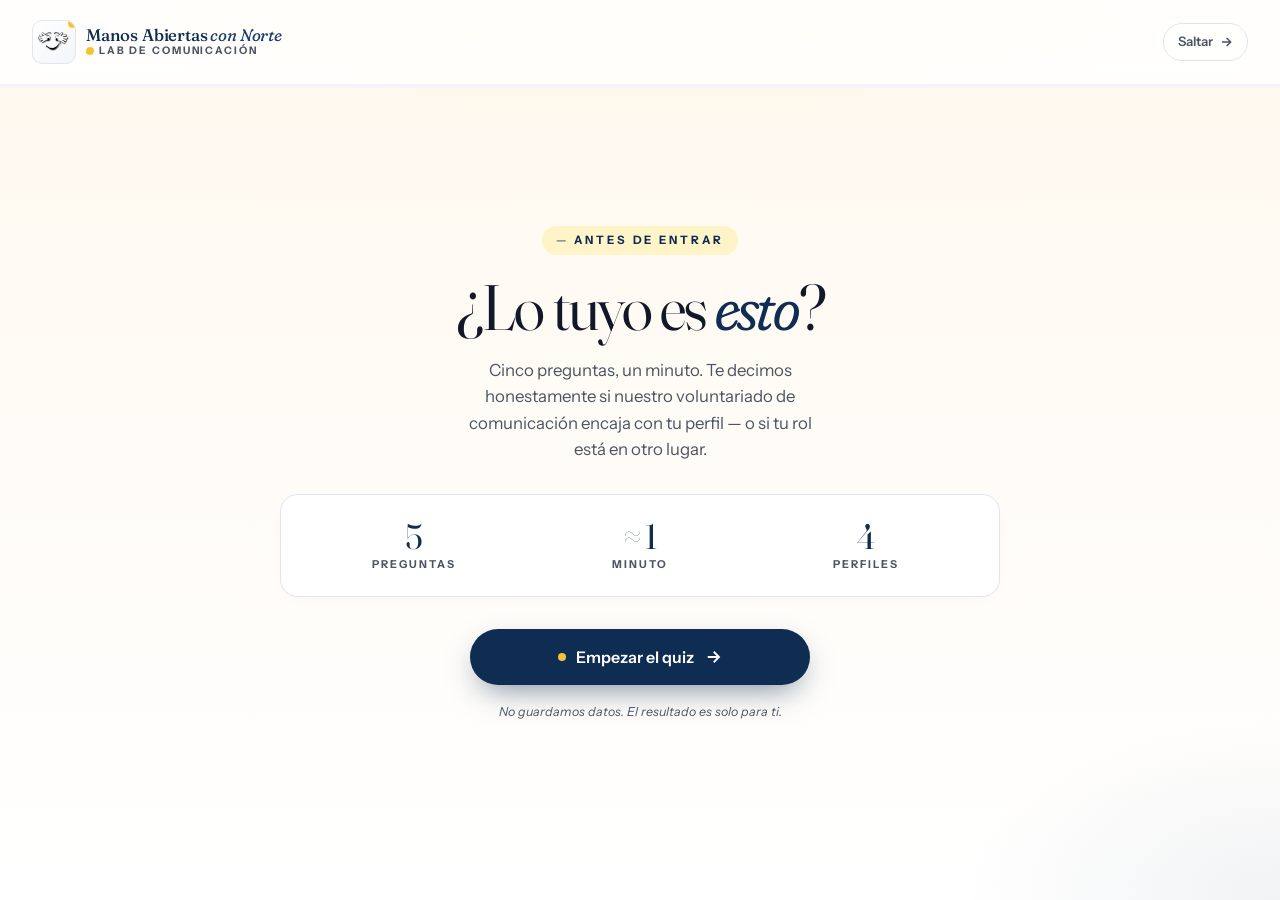
<file: quiz.html>
<!DOCTYPE html>
<html lang="es">
<head>
<meta charset="UTF-8" />
<meta name="viewport" content="width=device-width, initial-scale=1.0, viewport-fit=cover" />
<meta name="theme-color" content="#0F2C52" />
<title>¿Te encaja Manos Abiertas con Norte? · Quiz de 1 minuto</title>
<meta name="description" content="Cinco preguntas rápidas para descubrir si el voluntariado de comunicación encaja con tu perfil. Manos Abiertas con Norte." />
<meta name="robots" content="noindex" />

<link rel="icon" type="image/png" sizes="192x192" href="assets/img/logo-small.png" />
<link rel="apple-touch-icon" sizes="180x180" href="assets/img/logo-small.png" />

<link rel="preconnect" href="https://fonts.googleapis.com">
<link rel="preconnect" href="https://fonts.gstatic.com" crossorigin>
<link href="https://fonts.googleapis.com/css2?family=Fraunces:ital,opsz,wght,SOFT,WONK@0,9..144,300..700,0..100,0..1;1,9..144,300..700,0..100,0..1&family=Instrument+Sans:ital,wght@0,400..700;1,400..700&display=swap" rel="stylesheet">
<link rel="stylesheet" href="assets/css/quiz.css?v=1" />
</head>
<body>

<div class="quiz" id="quiz">

    <!-- HEADER · brand + progreso -->
    <header class="quiz__nav">
        <a class="quiz__brand" href="index.html" aria-label="Manos Abiertas con Norte">
            <span class="quiz__brand-mark">
                <img src="assets/img/logo-manos-abiertas.png" alt="" />
            </span>
            <span class="quiz__brand-text">
                <span class="quiz__brand-title">Manos Abiertas<em> con Norte</em></span>
                <small class="quiz__brand-lab"><span class="quiz__blob"></span> Lab de Comunicación</small>
            </span>
        </a>
        <button class="quiz__skip" id="quiz-skip" aria-label="Saltar al sitio">
            Saltar
            <svg width="14" height="14" viewBox="0 0 24 24" fill="none" stroke="currentColor" stroke-width="2.5"><path d="M5 12h14M13 5l7 7-7 7"/></svg>
        </button>
    </header>

    <div class="quiz__progress" aria-hidden="true">
        <div class="quiz__progress-bar" id="quiz-progress"></div>
    </div>

    <!-- INTRO -->
    <section class="quiz__screen quiz__screen--intro is-active" data-screen="intro">
        <div class="quiz__container">
            <div class="quiz__intro" data-anim="1">
                <span class="quiz__eyebrow">Antes de entrar</span>
                <h1 class="quiz__title">¿Lo tuyo es <em>esto</em>?</h1>
                <p class="quiz__lead">Cinco preguntas, un minuto. Te decimos honestamente si nuestro voluntariado de comunicación encaja con tu perfil — o si tu rol está en otro lugar.</p>

                <div class="quiz__intro-meta">
                    <div class="quiz__intro-meta-cell">
                        <span class="quiz__intro-num">5</span>
                        <span class="quiz__intro-lab">preguntas</span>
                    </div>
                    <div class="quiz__intro-meta-cell">
                        <span class="quiz__intro-num">≈ 1</span>
                        <span class="quiz__intro-lab">minuto</span>
                    </div>
                    <div class="quiz__intro-meta-cell">
                        <span class="quiz__intro-num">4</span>
                        <span class="quiz__intro-lab">perfiles</span>
                    </div>
                </div>

                <button class="quiz__cta" data-action="start">
                    <span class="quiz__cta-dot"></span>
                    Empezar el quiz
                    <svg width="18" height="18" viewBox="0 0 24 24" fill="none" stroke="currentColor" stroke-width="2.5"><path d="M5 12h14M13 5l7 7-7 7"/></svg>
                </button>
                <p class="quiz__intro-foot">No guardamos datos. El resultado es solo para ti.</p>
            </div>
        </div>
    </section>

    <!-- PREGUNTAS · se renderizan dinámicamente -->
    <section class="quiz__screen quiz__screen--question" data-screen="question">
        <div class="quiz__container">
            <div class="quiz__q" id="quiz-q">
                <!-- inyectado por JS -->
            </div>
        </div>
    </section>

    <!-- RESULTADO -->
    <section class="quiz__screen quiz__screen--result" data-screen="result">
        <div class="quiz__container">
            <div class="quiz__result" id="quiz-result">
                <!-- inyectado por JS según perfil ganador -->
            </div>
        </div>
    </section>

</div>

<!-- Botón flotante "Atrás" (visible durante preguntas) -->
<button class="quiz__back" id="quiz-back" aria-label="Pregunta anterior" hidden>
    <svg width="16" height="16" viewBox="0 0 24 24" fill="none" stroke="currentColor" stroke-width="2.5"><path d="M19 12H5M12 19l-7-7 7-7"/></svg>
    <span>Atrás</span>
</button>

<script src="assets/js/quiz.js?v=5" defer></script>
</body>
</html>
</file>
<file: assets/css/quiz.css>
/* =========================================================================
   MANOS ABIERTAS CON NORTE · Quiz "¿Te encaja?"
   Mobile-first · ingreso desde QR
   ========================================================================= */

*, *::before, *::after { box-sizing: border-box; }
* { margin: 0; padding: 0; }
html { scroll-behavior: smooth; -webkit-text-size-adjust: 100%; }
body {
    line-height: 1.5;
    -webkit-font-smoothing: antialiased;
    text-rendering: optimizeLegibility;
}
img, picture, svg, video { display: block; max-width: 100%; height: auto; }
button { font: inherit; cursor: pointer; border: 0; background: none; color: inherit; text-align: left; }
a { color: inherit; text-decoration: none; }
ul, ol { list-style: none; }

:root {
    --c-navy: #0F2C52;
    --c-navy-dark: #07182F;
    --c-navy-ink: #1C3D6E;
    --c-yellow: #F4C430;
    --c-yellow-soft: #FFE88C;
    --c-yellow-pale: #FFF4C8;
    --c-salvia: #6F8E8A;
    --c-crema: #FFFFFF;
    --c-crema-deep: #F3F5F9;
    --c-grafito: #111827;
    --c-grafito-soft: #4B5563;
    --c-linea: #E1E5EC;
    --c-good: #3F8559;
    --c-mid: #9C7A1A;
    --c-bad: #B8312D;
    --f-display: "Fraunces", "Cormorant Garamond", Georgia, serif;
    --f-body: "Instrument Sans", "Helvetica Neue", Helvetica, sans-serif;
    --ease: cubic-bezier(.22,.61,.36,1);
    --ease-out: cubic-bezier(.16,1,.3,1);
    --safe-bottom: env(safe-area-inset-bottom, 0px);
}

body {
    font-family: var(--f-body);
    color: var(--c-grafito);
    background: var(--c-crema);
    background-image:
        radial-gradient(ellipse 80% 40% at 50% -10%, rgba(244,196,48,.16), transparent 60%),
        radial-gradient(ellipse 50% 40% at 100% 100%, rgba(15,44,82,.06), transparent 50%),
        linear-gradient(180deg, #FFF8EE 0%, #FFFFFF 100%);
    min-height: 100vh;
    min-height: 100dvh;
    overflow-x: hidden;
}

/* ============================================================
   LAYOUT
   ============================================================ */
.quiz {
    min-height: 100vh;
    min-height: 100dvh;
    display: flex;
    flex-direction: column;
    position: relative;
}

.quiz__nav {
    display: flex;
    align-items: center;
    justify-content: space-between;
    padding: 16px 20px 12px;
    gap: 12px;
    background: rgba(255,255,255,0.86);
    backdrop-filter: blur(14px) saturate(180%);
    -webkit-backdrop-filter: blur(14px) saturate(180%);
    border-bottom: 1px solid rgba(225,229,236,.5);
    position: sticky;
    top: 0;
    z-index: 10;
}

.quiz__brand {
    display: flex;
    align-items: center;
    gap: 10px;
    flex: 1;
    min-width: 0;
}
.quiz__brand-mark {
    width: 38px; height: 38px;
    border-radius: 10px;
    background: linear-gradient(135deg, #FFFFFF 0%, var(--c-crema-deep) 100%);
    border: 1px solid var(--c-linea);
    display: grid; place-items: center;
    flex-shrink: 0;
    position: relative;
    overflow: hidden;
}
.quiz__brand-mark img { width: 28px; }
.quiz__brand-mark::after {
    content: "";
    position: absolute; top: -3px; right: -3px;
    width: 10px; height: 10px;
    background: var(--c-yellow);
    border-radius: 58% 42% 63% 37% / 42% 58% 42% 58%;
    transform: rotate(12deg);
}
.quiz__brand-text {
    display: flex;
    flex-direction: column;
    line-height: 1.1;
    min-width: 0;
    gap: 2px;
}
.quiz__brand-title {
    font-family: var(--f-display);
    font-size: .92rem;
    color: var(--c-navy);
    letter-spacing: -.01em;
    font-weight: 500;
    line-height: 1;
    white-space: nowrap;
    overflow: hidden;
    text-overflow: ellipsis;
}
.quiz__brand-title em {
    font-style: italic;
    color: var(--c-navy-ink);
    font-weight: 400;
    font-variation-settings: "SOFT" 100, "WONK" 1;
}
.quiz__brand-lab {
    font-family: var(--f-body);
    font-size: .58rem;
    letter-spacing: .18em;
    text-transform: uppercase;
    color: var(--c-grafito-soft);
    font-weight: 700;
    display: inline-flex;
    align-items: center;
    gap: 5px;
    line-height: 1;
}
.quiz__blob {
    width: 8px; height: 8px;
    background: var(--c-yellow);
    border-radius: 58% 42% 63% 37% / 42% 58% 42% 58%;
    transform: rotate(12deg);
    animation: morph 9s var(--ease) infinite;
}
@keyframes morph {
    0%, 100% { border-radius: 58% 42% 63% 37% / 42% 58% 42% 58%; transform: rotate(12deg); }
    33% { border-radius: 42% 58% 37% 63% / 58% 42% 58% 42%; transform: rotate(-6deg); }
    66% { border-radius: 63% 37% 58% 42% / 48% 52% 40% 60%; transform: rotate(18deg); }
}

.quiz__skip {
    display: inline-flex;
    align-items: center;
    gap: 6px;
    padding: 8px 14px;
    font-size: .82rem;
    font-weight: 600;
    color: var(--c-grafito-soft);
    border: 1px solid var(--c-linea);
    border-radius: 999px;
    background: rgba(255,255,255,.6);
    transition: all .25s var(--ease);
    flex-shrink: 0;
}
.quiz__skip:hover { color: var(--c-navy); border-color: var(--c-navy); }

.quiz__progress {
    height: 3px;
    background: var(--c-crema-deep);
    overflow: hidden;
}
.quiz__progress-bar {
    height: 100%;
    width: 0%;
    background: linear-gradient(90deg, var(--c-navy) 0%, var(--c-yellow) 100%);
    transition: width .5s var(--ease);
}

/* ============================================================
   PANTALLAS
   ============================================================ */
.quiz__screen {
    flex: 1;
    display: none;
    padding: 24px 20px 80px;
    animation: fadeUp .45s var(--ease-out);
}
.quiz__screen.is-active { display: flex; }
.quiz__screen.is-leaving { animation: fadeDown .35s var(--ease) forwards; }

@keyframes fadeUp {
    from { opacity: 0; transform: translateY(16px); }
    to { opacity: 1; transform: translateY(0); }
}
@keyframes fadeDown {
    to { opacity: 0; transform: translateY(-8px); }
}

.quiz__container {
    width: 100%;
    max-width: 600px;
    margin-inline: auto;
    display: flex;
    flex-direction: column;
    align-self: center;
    flex: 1;
}

/* ============================================================
   INTRO
   ============================================================ */
.quiz__intro {
    text-align: center;
    padding: 40px 4px;
}
.quiz__eyebrow {
    display: inline-block;
    font-size: .72rem;
    letter-spacing: .26em;
    text-transform: uppercase;
    color: var(--c-navy);
    font-weight: 700;
    padding: 6px 14px;
    border-radius: 999px;
    background: var(--c-yellow-pale);
    margin-bottom: 20px;
}
.quiz__eyebrow::before { content: "— "; opacity: .6; }
.quiz__title {
    font-family: var(--f-display);
    font-size: clamp(2.2rem, 9vw, 3.4rem);
    font-weight: 360;
    line-height: 1;
    letter-spacing: -.03em;
    color: var(--c-grafito);
    margin-bottom: 18px;
    font-variation-settings: "opsz" 144;
}
.quiz__title em {
    color: var(--c-navy);
    font-style: italic;
    font-variation-settings: "opsz" 144, "SOFT" 100, "WONK" 1;
}
.quiz__lead {
    font-size: 1.05rem;
    color: var(--c-grafito-soft);
    line-height: 1.55;
    max-width: 32ch;
    margin: 0 auto 32px;
}

.quiz__intro-meta {
    display: grid;
    grid-template-columns: repeat(3, 1fr);
    gap: 8px;
    margin-bottom: 32px;
    padding: 18px 12px;
    background: var(--c-crema);
    border: 1px solid var(--c-linea);
    border-radius: 18px;
    box-shadow: 0 4px 16px -8px rgba(15,44,82,.08);
}
.quiz__intro-meta-cell {
    display: flex;
    flex-direction: column;
    gap: 2px;
    align-items: center;
}
.quiz__intro-num {
    font-family: var(--f-display);
    font-size: 1.6rem;
    color: var(--c-navy);
    font-weight: 380;
    letter-spacing: -.02em;
    line-height: 1;
    font-variation-settings: "opsz" 144;
}
.quiz__intro-lab {
    font-size: .68rem;
    letter-spacing: .18em;
    text-transform: uppercase;
    color: var(--c-grafito-soft);
    font-weight: 700;
}

.quiz__cta {
    display: inline-flex;
    align-items: center;
    gap: 10px;
    padding: 16px 28px;
    background: var(--c-navy);
    color: var(--c-crema);
    border-radius: 999px;
    font-size: 1rem;
    font-weight: 600;
    box-shadow: 0 12px 32px -10px rgba(15,44,82,.6);
    transition: all .3s var(--ease);
    width: 100%;
    justify-content: center;
    max-width: 340px;
    margin: 0 auto;
}
.quiz__cta:hover, .quiz__cta:focus-visible {
    background: var(--c-navy-dark);
    transform: translateY(-2px);
    box-shadow: 0 16px 40px -10px rgba(15,44,82,.7);
    color: var(--c-yellow);
    outline: 0;
}
.quiz__cta:focus-visible { outline: 3px solid var(--c-yellow); outline-offset: 4px; }
.quiz__cta-dot {
    width: 8px; height: 8px;
    border-radius: 50%;
    background: var(--c-yellow);
    animation: pulse 2s infinite;
}
@keyframes pulse {
    0%, 100% { transform: scale(1); opacity: 1; }
    50% { transform: scale(1.5); opacity: .55; }
}
.quiz__cta--secondary {
    background: transparent;
    color: var(--c-navy);
    border: 1.5px solid var(--c-navy);
    box-shadow: none;
}
.quiz__cta--secondary:hover, .quiz__cta--secondary:focus-visible {
    background: var(--c-navy);
    color: var(--c-yellow);
    box-shadow: 0 12px 32px -10px rgba(15,44,82,.4);
}

.quiz__intro-foot {
    margin-top: 18px;
    font-size: .78rem;
    color: var(--c-grafito-soft);
    font-style: italic;
}

/* ============================================================
   PREGUNTAS
   ============================================================ */
.quiz__q {
    padding: 8px 0;
    animation: slideIn .45s var(--ease-out);
}
.quiz__q.is-leaving { animation: slideOut .25s var(--ease) forwards; }

@keyframes slideIn {
    from { opacity: 0; transform: translateX(24px); }
    to { opacity: 1; transform: translateX(0); }
}
@keyframes slideOut {
    to { opacity: 0; transform: translateX(-24px); }
}

.quiz__q-meta {
    display: flex;
    align-items: center;
    gap: 12px;
    margin-bottom: 24px;
    font-size: .72rem;
    letter-spacing: .26em;
    text-transform: uppercase;
    font-weight: 700;
    color: var(--c-grafito-soft);
}
.quiz__q-num {
    font-family: var(--f-display);
    font-style: italic;
    font-size: 1.25rem;
    color: var(--c-yellow);
    background: var(--c-navy);
    padding: 4px 14px;
    border-radius: 999px;
    letter-spacing: -.01em;
    line-height: 1;
    text-transform: none;
    font-variation-settings: "SOFT" 100, "WONK" 1;
    font-weight: 400;
}

.quiz__q-title {
    font-family: var(--f-display);
    font-size: clamp(1.6rem, 6vw, 2.4rem);
    color: var(--c-grafito);
    line-height: 1.1;
    letter-spacing: -.02em;
    margin-bottom: 28px;
    font-weight: 380;
}
.quiz__q-title em {
    color: var(--c-navy);
    font-style: italic;
    font-variation-settings: "opsz" 144, "SOFT" 100, "WONK" 1;
}

.quiz__opts {
    display: grid;
    gap: 10px;
}
.quiz__opt {
    display: grid;
    grid-template-columns: 36px 1fr auto;
    gap: 14px;
    align-items: center;
    width: 100%;
    padding: 16px 18px;
    background: var(--c-crema);
    border: 1.5px solid var(--c-linea);
    border-radius: 16px;
    font-size: 1rem;
    color: var(--c-grafito);
    line-height: 1.4;
    transition: all .25s var(--ease);
    text-align: left;
    position: relative;
    overflow: hidden;
}
.quiz__opt:hover, .quiz__opt:focus-visible {
    border-color: var(--c-navy);
    transform: translateX(2px);
    box-shadow: 0 8px 20px -8px rgba(15,44,82,.15);
    outline: 0;
}
.quiz__opt:focus-visible { outline: 3px solid var(--c-yellow); outline-offset: 2px; }

.quiz__opt-letter {
    width: 36px; height: 36px;
    border-radius: 50%;
    background: var(--c-crema-deep);
    color: var(--c-navy);
    display: grid; place-items: center;
    font-family: var(--f-display);
    font-style: italic;
    font-size: 1rem;
    font-weight: 500;
    font-variation-settings: "SOFT" 100, "WONK" 1;
    transition: all .25s var(--ease);
    flex-shrink: 0;
}
.quiz__opt:hover .quiz__opt-letter,
.quiz__opt.is-selected .quiz__opt-letter {
    background: var(--c-navy);
    color: var(--c-yellow);
}

.quiz__opt-text {
    font-size: .98rem;
    line-height: 1.4;
}
.quiz__opt-text strong {
    color: var(--c-grafito);
    font-weight: 600;
    display: block;
    margin-bottom: 2px;
    font-size: 1.02rem;
}

.quiz__opt-arrow {
    width: 28px; height: 28px;
    border-radius: 50%;
    background: var(--c-crema-deep);
    color: var(--c-grafito-soft);
    display: grid; place-items: center;
    transition: all .25s var(--ease);
    opacity: 0;
}
.quiz__opt:hover .quiz__opt-arrow {
    opacity: 1;
    transform: translateX(4px);
    background: var(--c-yellow);
    color: var(--c-navy-dark);
}

.quiz__opt.is-selected {
    border-color: var(--c-navy);
    background: var(--c-navy);
    color: var(--c-crema);
    box-shadow: 0 12px 32px -8px rgba(15,44,82,.4);
}
.quiz__opt.is-selected .quiz__opt-text strong { color: var(--c-yellow); }
.quiz__opt.is-selected .quiz__opt-arrow {
    background: var(--c-yellow);
    color: var(--c-navy-dark);
    opacity: 1;
}

/* ============================================================
   BOTÓN ATRÁS FLOTANTE
   ============================================================ */
.quiz__back {
    position: fixed;
    bottom: calc(20px + var(--safe-bottom));
    left: 16px;
    z-index: 20;
    display: inline-flex;
    align-items: center;
    gap: 6px;
    padding: 10px 16px 10px 12px;
    background: rgba(15,44,82,.92);
    backdrop-filter: blur(8px);
    color: var(--c-crema);
    border-radius: 999px;
    font-size: .85rem;
    font-weight: 600;
    box-shadow: 0 8px 24px -8px rgba(15,44,82,.5);
    transition: all .25s var(--ease);
    animation: slideRight .35s var(--ease-out);
}
.quiz__back[hidden] { display: none !important; }
.quiz__back:hover { background: var(--c-navy-dark); color: var(--c-yellow); }
@keyframes slideRight {
    from { opacity: 0; transform: translateX(-12px); }
    to { opacity: 1; transform: translateX(0); }
}

/* ============================================================
   RESULTADO
   ============================================================ */
.quiz__result {
    padding: 24px 0 40px;
}
.quiz__result-head {
    text-align: center;
    margin-bottom: 28px;
}
.quiz__result-tag {
    display: inline-flex;
    align-items: center;
    gap: 8px;
    padding: 8px 18px;
    border-radius: 999px;
    font-size: .72rem;
    letter-spacing: .22em;
    text-transform: uppercase;
    font-weight: 700;
    margin-bottom: 22px;
}
.quiz__result-tag::before {
    content: "";
    width: 8px; height: 8px;
    border-radius: 50%;
    background: currentColor;
    animation: pulse 2s infinite;
}
.quiz__result--lab .quiz__result-tag { color: var(--c-good); background: #DFEFE5; }
.quiz__result--educa .quiz__result-tag { color: var(--c-navy); background: var(--c-yellow-pale); }
.quiz__result--aliado .quiz__result-tag { color: var(--c-mid); background: #FFF1C8; }
.quiz__result--lejos .quiz__result-tag { color: var(--c-grafito-soft); background: var(--c-crema-deep); }

.quiz__result-title {
    font-family: var(--f-display);
    font-size: clamp(2rem, 8vw, 3rem);
    line-height: 1.05;
    letter-spacing: -.03em;
    color: var(--c-grafito);
    margin-bottom: 18px;
    font-weight: 380;
    font-variation-settings: "opsz" 144;
}
.quiz__result-title em {
    color: var(--c-navy);
    font-style: italic;
    font-variation-settings: "opsz" 144, "SOFT" 100, "WONK" 1;
}
.quiz__result--lab .quiz__result-title em { color: var(--c-good); }
.quiz__result--lejos .quiz__result-title em { color: var(--c-grafito-soft); }

.quiz__result-lead {
    font-size: 1.05rem;
    color: var(--c-grafito-soft);
    line-height: 1.6;
    max-width: 38ch;
    margin: 0 auto;
}

.quiz__result-card {
    margin: 28px 0;
    padding: 24px 22px;
    border-radius: 20px;
    background: var(--c-navy);
    color: var(--c-crema);
    position: relative;
    overflow: hidden;
}
.quiz__result-card::before {
    content: "";
    position: absolute;
    inset: -50% -10% auto auto;
    width: 280px; height: 280px;
    background: radial-gradient(circle, rgba(244,196,48,.18), transparent 65%);
    filter: blur(8px);
}
.quiz__result-card-head {
    display: flex;
    justify-content: space-between;
    align-items: baseline;
    margin-bottom: 18px;
    gap: 12px;
    position: relative;
}
.quiz__result-card-label {
    font-size: .72rem;
    letter-spacing: .26em;
    text-transform: uppercase;
    color: var(--c-yellow);
    font-weight: 700;
}
.quiz__result-card-score {
    font-family: var(--f-display);
    font-style: italic;
    font-size: 1.05rem;
    color: var(--c-yellow);
    background: rgba(244,196,48,.14);
    padding: 4px 12px;
    border-radius: 999px;
    font-variation-settings: "SOFT" 100, "WONK" 1;
    line-height: 1.1;
}

.quiz__result-bars {
    display: grid;
    gap: 10px;
    position: relative;
}
.quiz__result-bar {
    display: grid;
    grid-template-columns: 78px 1fr 28px;
    gap: 10px;
    align-items: center;
}
.quiz__result-bar-name {
    font-size: .8rem;
    color: rgba(255,255,255,.78);
    letter-spacing: .04em;
    font-weight: 500;
}
.quiz__result-bar-track {
    height: 8px;
    background: rgba(255,255,255,.1);
    border-radius: 999px;
    overflow: hidden;
}
.quiz__result-bar-fill {
    height: 100%;
    width: 0%;
    background: linear-gradient(90deg, var(--c-yellow) 0%, #FFD968 100%);
    border-radius: 999px;
    transition: width 1.2s cubic-bezier(.2,.7,.2,1);
}
.quiz__result-bar.is-winner .quiz__result-bar-name {
    color: var(--c-yellow);
    font-weight: 700;
}
.quiz__result-bar.is-winner .quiz__result-bar-fill {
    background: var(--c-yellow);
    box-shadow: 0 0 16px rgba(244,196,48,.5);
}
.quiz__result-bar:not(.is-winner) .quiz__result-bar-fill {
    background: rgba(255,255,255,.35);
}
.quiz__result-bar-pct {
    font-family: var(--f-display);
    font-size: .9rem;
    color: rgba(255,255,255,.85);
    text-align: right;
    font-feature-settings: "tnum";
    font-weight: 380;
    font-variation-settings: "opsz" 144;
}
.quiz__result-bar.is-winner .quiz__result-bar-pct { color: var(--c-yellow); font-weight: 600; }

.quiz__result-actions {
    display: grid;
    gap: 10px;
    margin-top: 28px;
}

.quiz__result-actions .quiz__cta {
    width: 100%;
    max-width: none;
}

.quiz__result-foot {
    margin-top: 22px;
    text-align: center;
    font-size: .82rem;
    color: var(--c-grafito-soft);
}
.quiz__result-foot button {
    color: var(--c-navy);
    text-decoration: underline;
    font-weight: 600;
    padding: 4px 6px;
    background: transparent;
    border: 0;
    cursor: pointer;
}
.quiz__result-foot button:hover { color: var(--c-navy-ink); }

/* ============================================================
   RESPONSIVE — desktop / tablet
   ============================================================ */
@media (min-width: 720px) {
    .quiz__nav { padding: 20px 32px; }
    .quiz__brand-title { font-size: 1.05rem; }
    .quiz__brand-lab { font-size: .65rem; }
    .quiz__brand-mark { width: 44px; height: 44px; }
    .quiz__brand-mark img { width: 32px; }

    .quiz__screen { padding: 60px 32px 100px; }

    .quiz__intro { padding: 60px 0; }
    .quiz__intro-meta { padding: 24px; }
    .quiz__intro-num { font-size: 2.2rem; }

    .quiz__q-title { margin-bottom: 36px; }
    .quiz__opt { padding: 20px 22px; }
    .quiz__opt-text strong { font-size: 1.1rem; }

    .quiz__result-actions { grid-template-columns: 1fr 1fr; }

    .quiz__back { left: 28px; bottom: 28px; }
}

@media (min-width: 1024px) {
    .quiz__container { max-width: 720px; }
    .quiz__title { font-size: 4rem; }
    .quiz__q-title { font-size: 2.6rem; }
    .quiz__result-title { font-size: 3.2rem; }
}

/* ============================================================
   FOCUS / accesibilidad
   ============================================================ */
*:focus-visible {
    outline: 3px solid var(--c-yellow);
    outline-offset: 3px;
    border-radius: 6px;
}

@media (prefers-reduced-motion: reduce) {
    *, *::before, *::after {
        animation-duration: .01ms !important;
        transition-duration: .01ms !important;
    }
}
</file>
